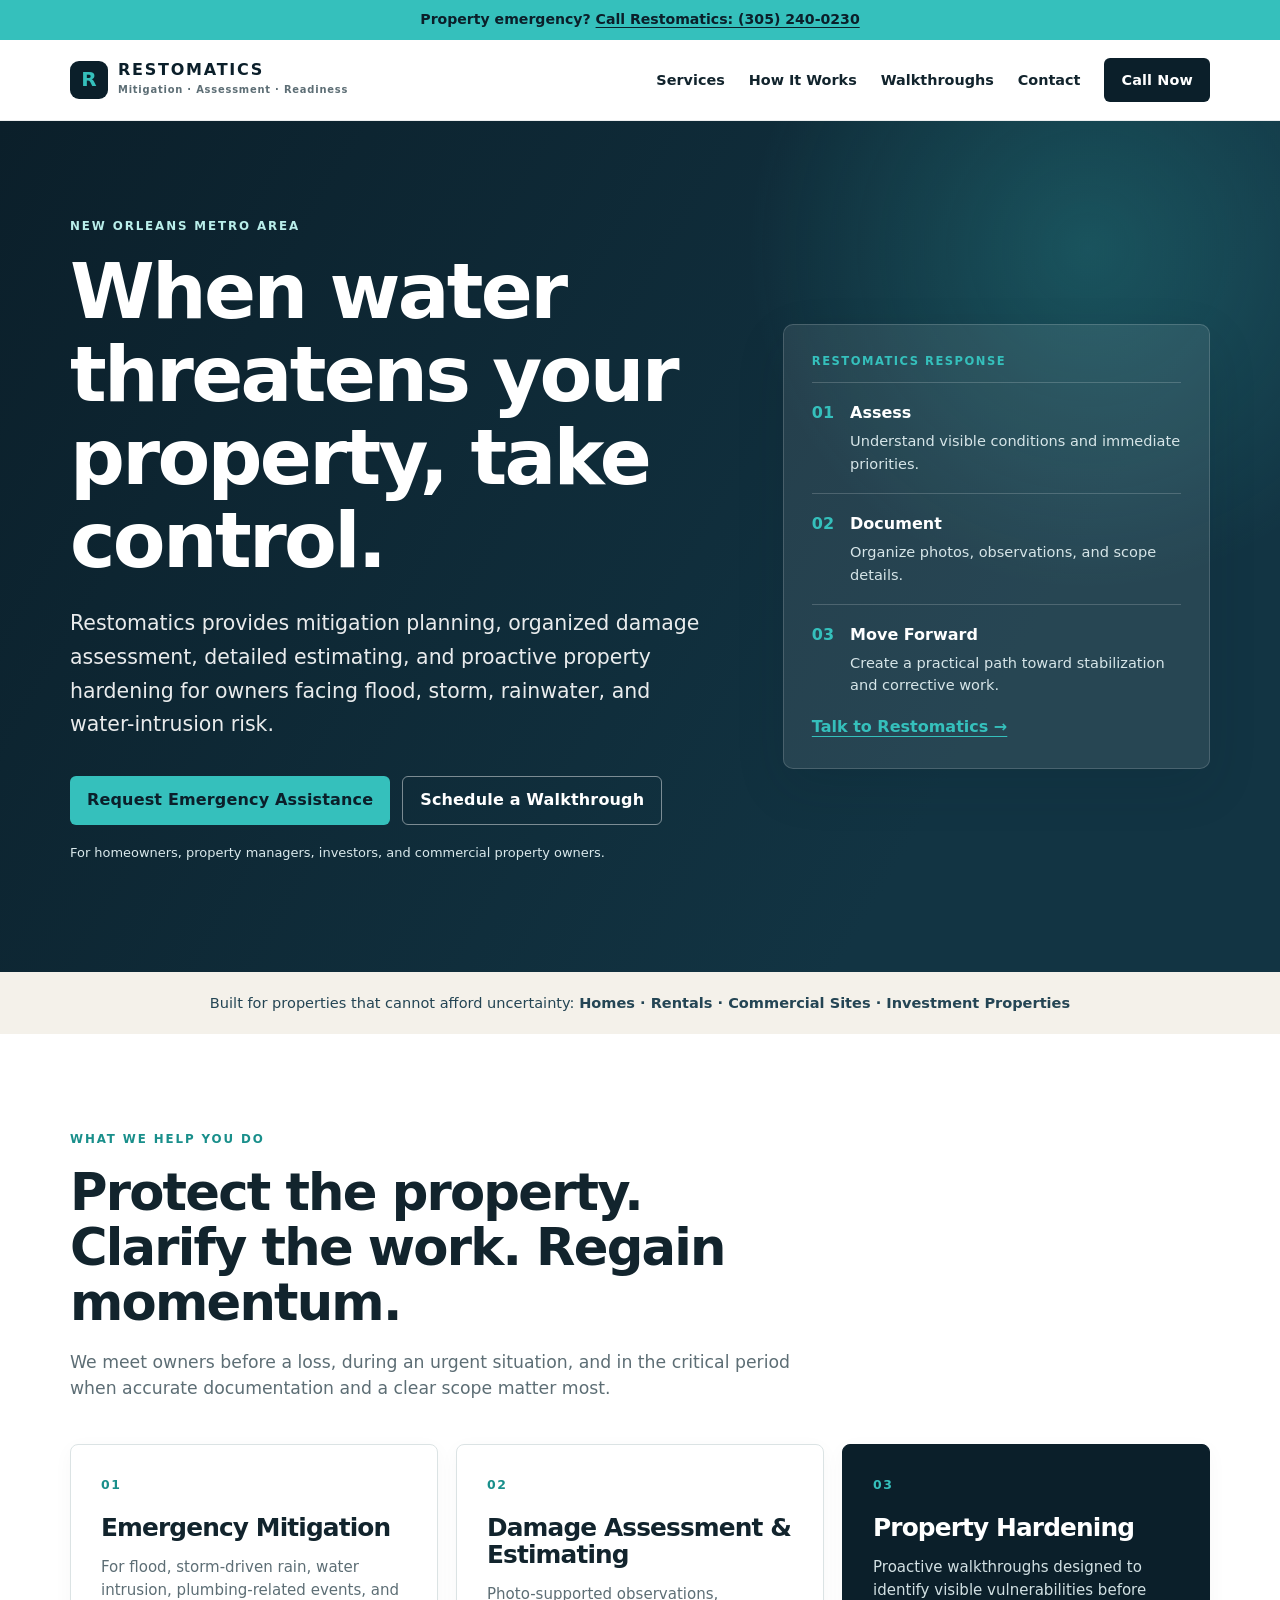
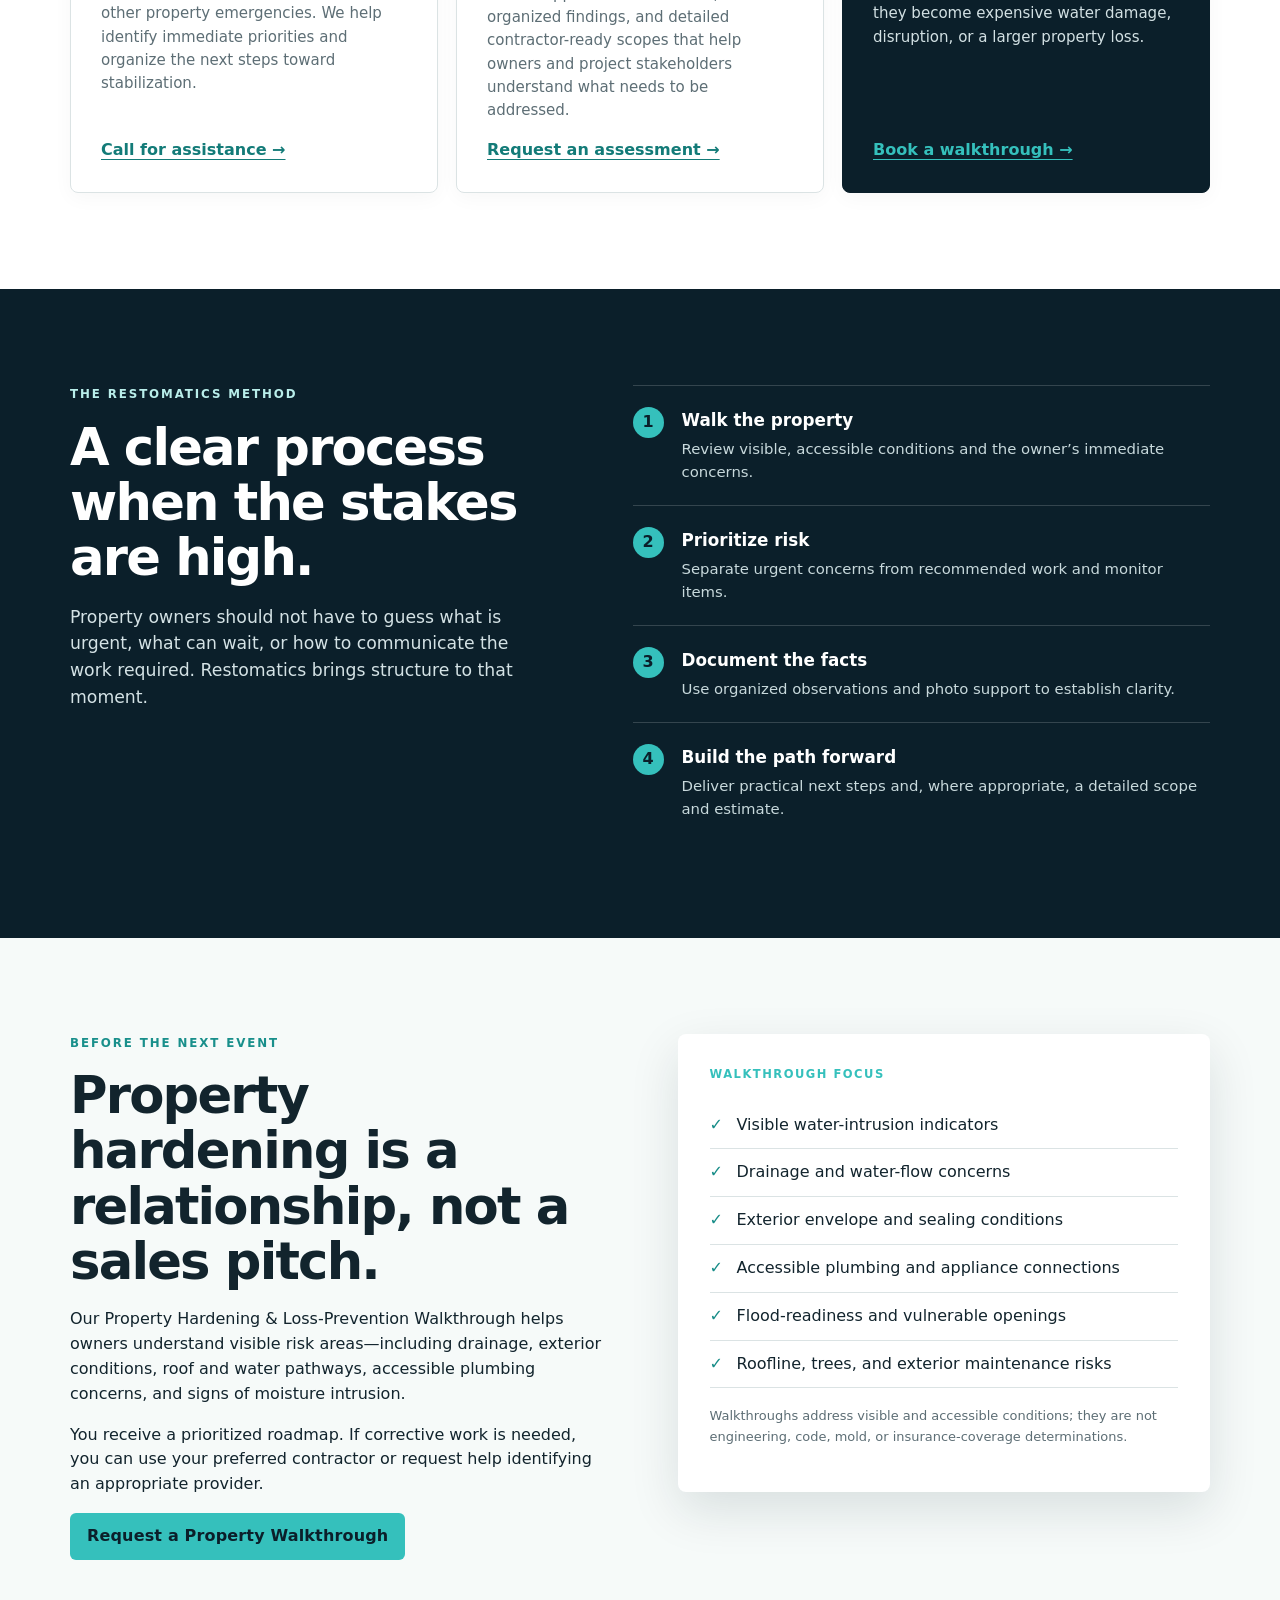
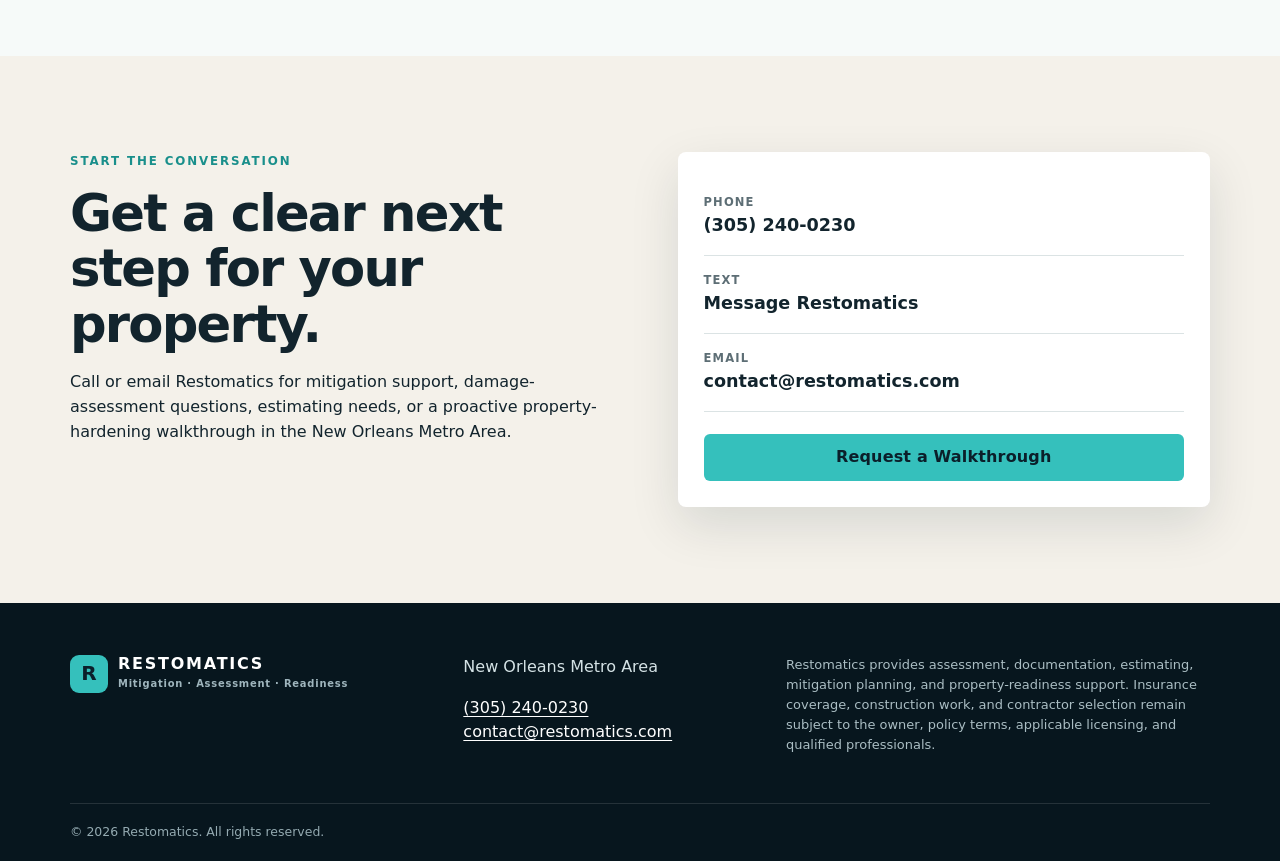
<file: index.html>
<!doctype html>
<html lang="en">
<head>
  <meta charset="utf-8">
  <meta name="viewport" content="width=device-width, initial-scale=1">
  <meta name="description" content="Restomatics provides flood, storm, and water-event mitigation, damage assessment, estimating, and property hardening walkthroughs in the New Orleans Metro Area.">
  <meta name="theme-color" content="#0b1f2a">
  <meta property="og:title" content="Restomatics | Mitigation. Assessment. Readiness.">
  <meta property="og:description" content="Flood and water-event mitigation, damage assessment, estimating, and property hardening for the New Orleans Metro Area.">
  <meta property="og:type" content="website">
  <link rel="canonical" href="https://restomatics.com/">
  <link rel="stylesheet" href="styles.css">
  <title>Restomatics | Mitigation. Assessment. Readiness.</title>
  <script type="application/ld+json">
  {"@context":"https://schema.org","@type":"ProfessionalService","name":"Restomatics","url":"https://restomatics.com/","telephone":"+13052400230","email":"contact@restomatics.com","areaServed":"New Orleans Metro Area","description":"Flood, storm, and water-event mitigation, damage assessment, estimating, and property hardening walkthroughs."}
  </script>
</head>
<body>
  <a class="skip-link" href="#main">Skip to content</a>
  <div class="notice-bar">Property emergency? <a href="tel:+13052400230">Call Restomatics: (305) 240-0230</a></div>
  <header class="site-header" id="top">
    <div class="container nav-wrap">
      <a class="brand" href="index.html" aria-label="Restomatics home"><span class="brand-mark">R</span><span><strong>RESTOMATICS</strong><small>Mitigation · Assessment · Readiness</small></span></a>
      <button class="menu-button" type="button" aria-expanded="false" aria-controls="site-nav">Menu</button>
      <nav id="site-nav" class="site-nav" aria-label="Main navigation"><a href="#services">Services</a><a href="#process">How It Works</a><a href="walkthrough.html">Walkthroughs</a><a href="#contact">Contact</a><a class="nav-cta" href="tel:+13052400230">Call Now</a></nav>
    </div>
  </header>
  <main id="main">
    <section class="hero"><div class="container hero-grid"><div class="hero-copy"><p class="eyebrow">NEW ORLEANS METRO AREA</p><h1>When water threatens your property, take control.</h1><p class="lead">Restomatics provides mitigation planning, organized damage assessment, detailed estimating, and proactive property hardening for owners facing flood, storm, rainwater, and water-intrusion risk.</p><div class="hero-actions"><a class="button button-primary" href="tel:+13052400230">Request Emergency Assistance</a><a class="button button-secondary" href="walkthrough.html">Schedule a Walkthrough</a></div><p class="microcopy">For homeowners, property managers, investors, and commercial property owners.</p></div><aside class="hero-card" aria-label="Restomatics response pathways"><p class="card-kicker">RESTOMATICS RESPONSE</p><div class="response-item"><span>01</span><div><strong>Assess</strong><p>Understand visible conditions and immediate priorities.</p></div></div><div class="response-item"><span>02</span><div><strong>Document</strong><p>Organize photos, observations, and scope details.</p></div></div><div class="response-item"><span>03</span><div><strong>Move Forward</strong><p>Create a practical path toward stabilization and corrective work.</p></div></div><a class="text-link" href="#contact">Talk to Restomatics →</a></aside></div></section>
    <section class="trust-strip"><div class="container"><p>Built for properties that cannot afford uncertainty: <strong>Homes · Rentals · Commercial Sites · Investment Properties</strong></p></div></section>
    <section class="section" id="services"><div class="container"><div class="section-heading"><p class="eyebrow">WHAT WE HELP YOU DO</p><h2>Protect the property. Clarify the work. Regain momentum.</h2><p>We meet owners before a loss, during an urgent situation, and in the critical period when accurate documentation and a clear scope matter most.</p></div><div class="service-grid"><article class="service-card"><p class="number">01</p><h3>Emergency Mitigation</h3><p>For flood, storm-driven rain, water intrusion, plumbing-related events, and other property emergencies. We help identify immediate priorities and organize the next steps toward stabilization.</p><a href="tel:+13052400230">Call for assistance →</a></article><article class="service-card"><p class="number">02</p><h3>Damage Assessment & Estimating</h3><p>Photo-supported observations, organized findings, and detailed contractor-ready scopes that help owners and project stakeholders understand what needs to be addressed.</p><a href="#contact">Request an assessment →</a></article><article class="service-card accent-card"><p class="number">03</p><h3>Property Hardening</h3><p>Proactive walkthroughs designed to identify visible vulnerabilities before they become expensive water damage, disruption, or a larger property loss.</p><a href="walkthrough.html">Book a walkthrough →</a></article></div></div></section>
    <section class="section section-dark" id="process"><div class="container process-layout"><div><p class="eyebrow">THE RESTOMATICS METHOD</p><h2>A clear process when the stakes are high.</h2><p>Property owners should not have to guess what is urgent, what can wait, or how to communicate the work required. Restomatics brings structure to that moment.</p></div><ol class="process-list"><li><span>1</span><div><strong>Walk the property</strong><p>Review visible, accessible conditions and the owner’s immediate concerns.</p></div></li><li><span>2</span><div><strong>Prioritize risk</strong><p>Separate urgent concerns from recommended work and monitor items.</p></div></li><li><span>3</span><div><strong>Document the facts</strong><p>Use organized observations and photo support to establish clarity.</p></div></li><li><span>4</span><div><strong>Build the path forward</strong><p>Deliver practical next steps and, where appropriate, a detailed scope and estimate.</p></div></li></ol></div></section>
    <section class="section prevention-section"><div class="container split-grid"><div><p class="eyebrow">BEFORE THE NEXT EVENT</p><h2>Property hardening is a relationship, not a sales pitch.</h2><p>Our Property Hardening & Loss-Prevention Walkthrough helps owners understand visible risk areas—including drainage, exterior conditions, roof and water pathways, accessible plumbing concerns, and signs of moisture intrusion.</p><p>You receive a prioritized roadmap. If corrective work is needed, you can use your preferred contractor or request help identifying an appropriate provider.</p><a class="button button-primary" href="walkthrough.html">Request a Property Walkthrough</a></div><div class="check-panel"><p class="card-kicker">WALKTHROUGH FOCUS</p><ul><li>Visible water-intrusion indicators</li><li>Drainage and water-flow concerns</li><li>Exterior envelope and sealing conditions</li><li>Accessible plumbing and appliance connections</li><li>Flood-readiness and vulnerable openings</li><li>Roofline, trees, and exterior maintenance risks</li></ul><p class="fine-print">Walkthroughs address visible and accessible conditions; they are not engineering, code, mold, or insurance-coverage determinations.</p></div></div></section>
    <section class="section contact-section" id="contact"><div class="container contact-grid"><div><p class="eyebrow">START THE CONVERSATION</p><h2>Get a clear next step for your property.</h2><p>Call or email Restomatics for mitigation support, damage-assessment questions, estimating needs, or a proactive property-hardening walkthrough in the New Orleans Metro Area.</p></div><div class="contact-card"><a class="contact-line" href="tel:+13052400230"><span>Phone</span><strong>(305) 240-0230</strong></a><a class="contact-line" href="sms:+13052400230"><span>Text</span><strong>Message Restomatics</strong></a><a class="contact-line" href="mailto:contact@restomatics.com"><span>Email</span><strong>contact@restomatics.com</strong></a><a class="button button-primary full-button" href="walkthrough.html">Request a Walkthrough</a></div></div></section>
  </main>
  <footer class="site-footer"><div class="container footer-grid"><div><a class="brand footer-brand" href="#top"><span class="brand-mark">R</span><span><strong>RESTOMATICS</strong><small>Mitigation · Assessment · Readiness</small></span></a></div><div><p>New Orleans Metro Area</p><p><a href="tel:+13052400230">(305) 240-0230</a><br><a href="mailto:contact@restomatics.com">contact@restomatics.com</a></p></div><div><p class="fine-print">Restomatics provides assessment, documentation, estimating, mitigation planning, and property-readiness support. Insurance coverage, construction work, and contractor selection remain subject to the owner, policy terms, applicable licensing, and qualified professionals.</p></div></div><div class="container copyright">© <span id="year"></span> Restomatics. All rights reserved.</div></footer>
  <script src="script.js"></script>
</body>
</html>
</file>
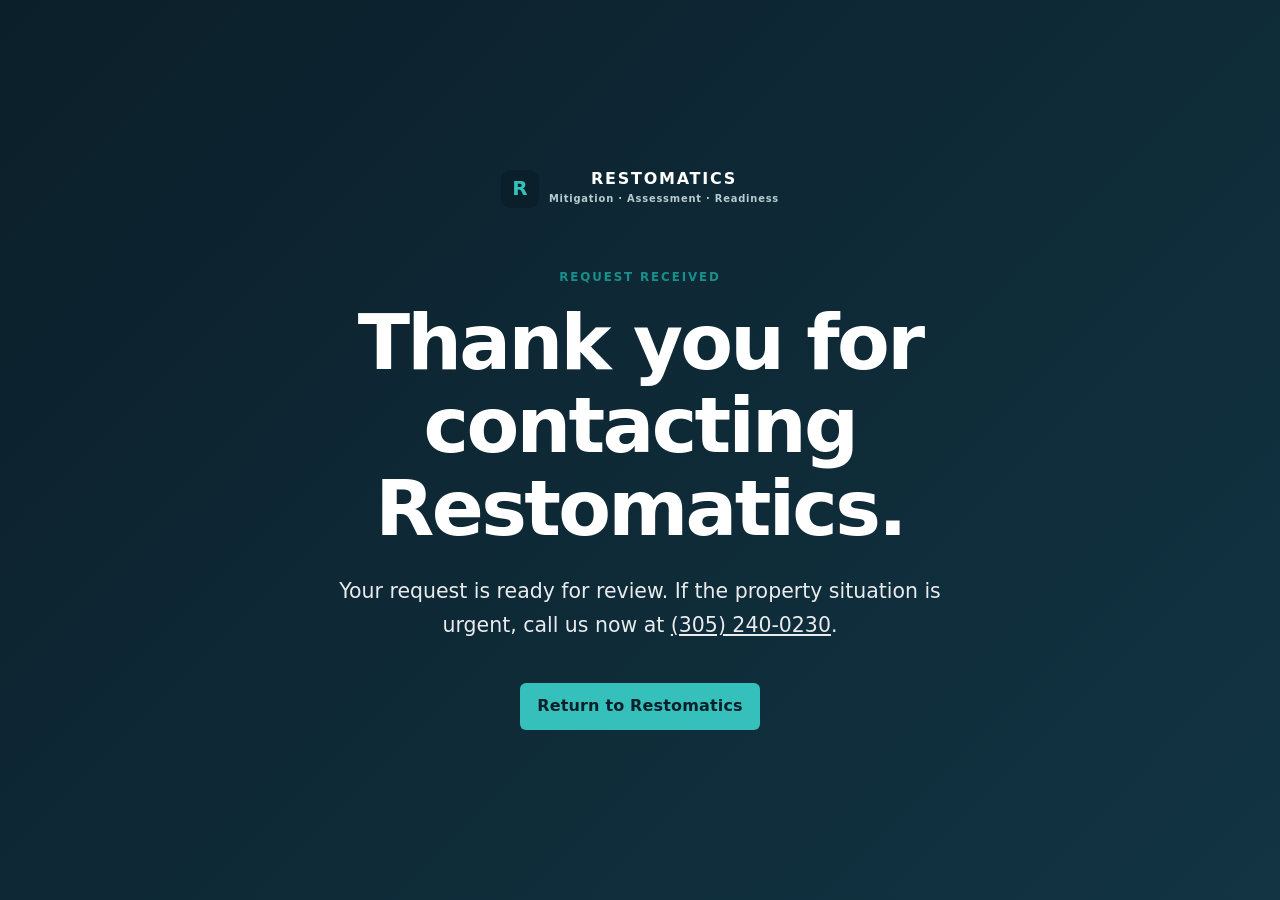
<file: thank-you.html>
<!doctype html>
<html lang="en">
<head><meta charset="utf-8"><meta name="viewport" content="width=device-width, initial-scale=1"><meta name="description" content="Thank you for contacting Restomatics."><meta name="theme-color" content="#0b1f2a"><link rel="stylesheet" href="styles.css"><title>Thank You | Restomatics</title></head>
<body><main class="thank-you-page"><div class="container narrow centered"><a class="brand brand-centered" href="index.html"><span class="brand-mark">R</span><span><strong>RESTOMATICS</strong><small>Mitigation · Assessment · Readiness</small></span></a><p class="eyebrow">REQUEST RECEIVED</p><h1>Thank you for contacting Restomatics.</h1><p class="lead">Your request is ready for review. If the property situation is urgent, call us now at <a href="tel:+13052400230">(305) 240-0230</a>.</p><a class="button button-primary" href="index.html">Return to Restomatics</a></div></main></body>
</html>
</file>
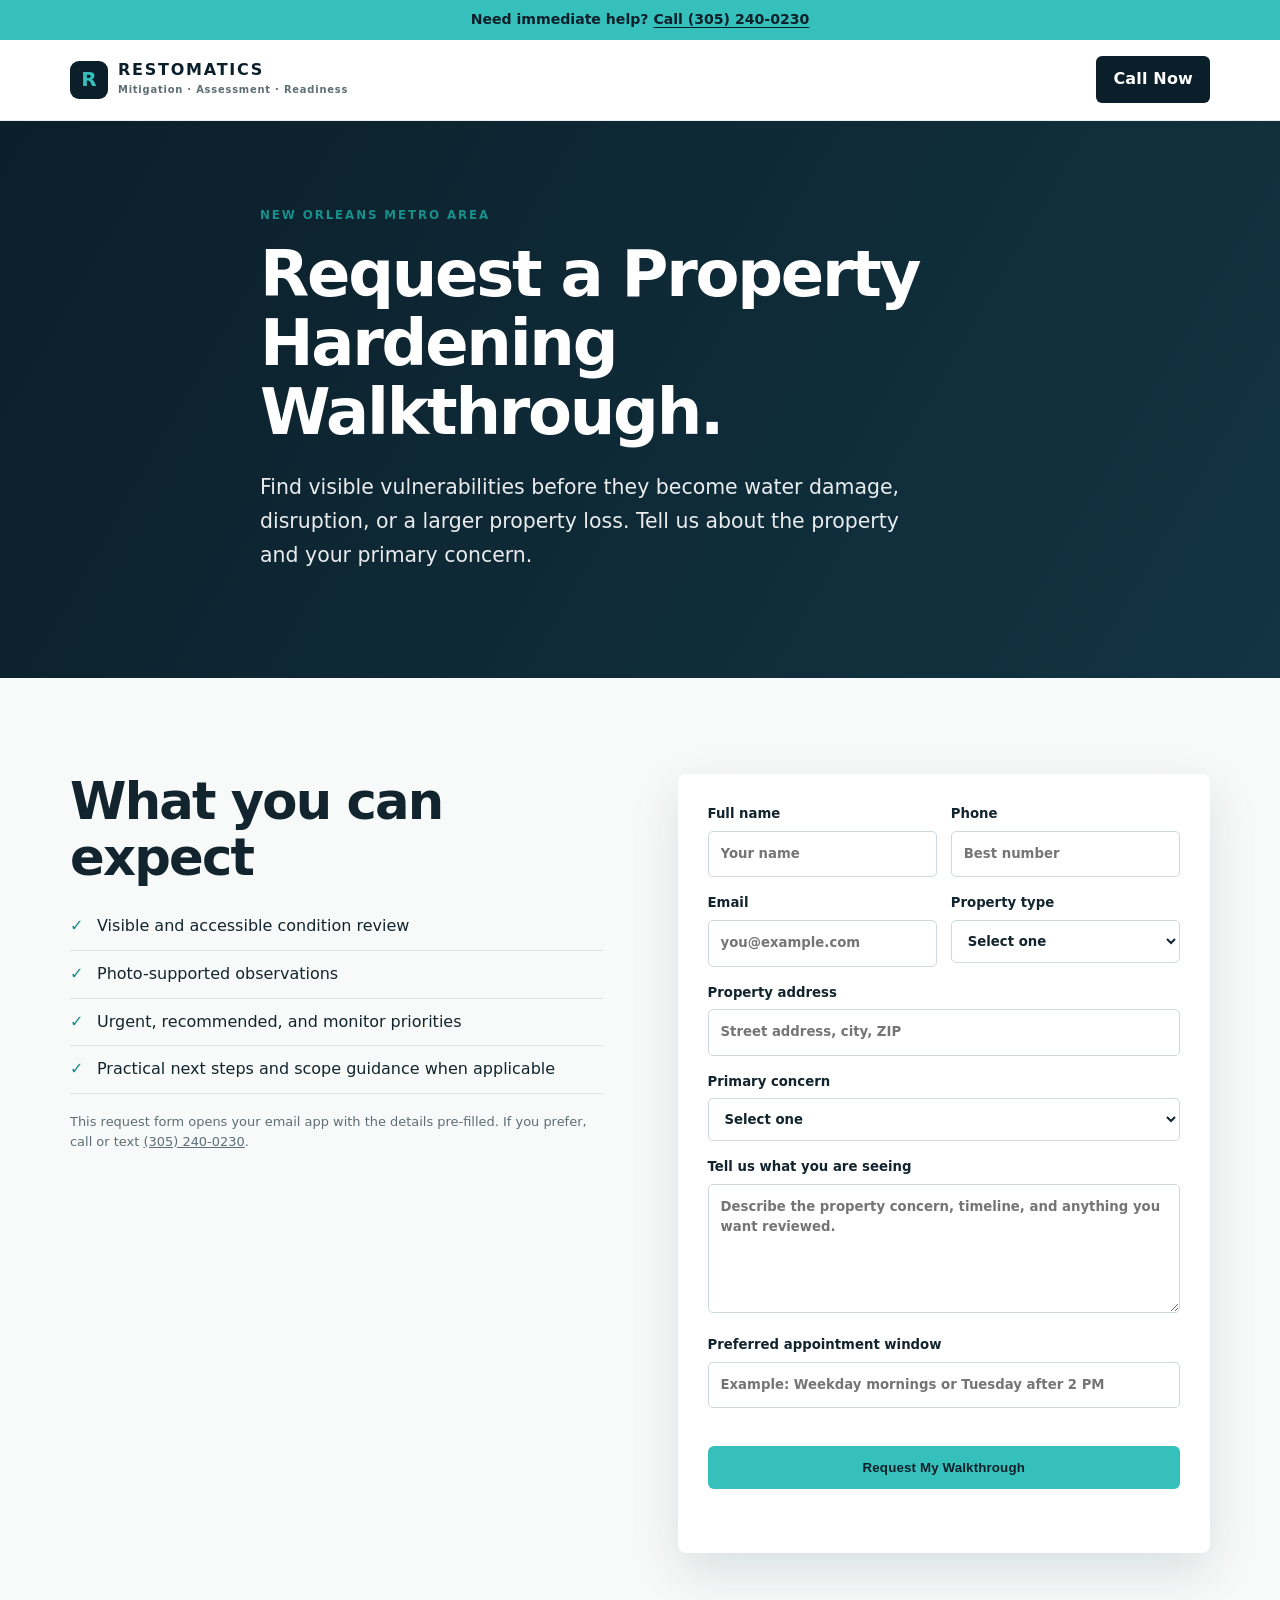
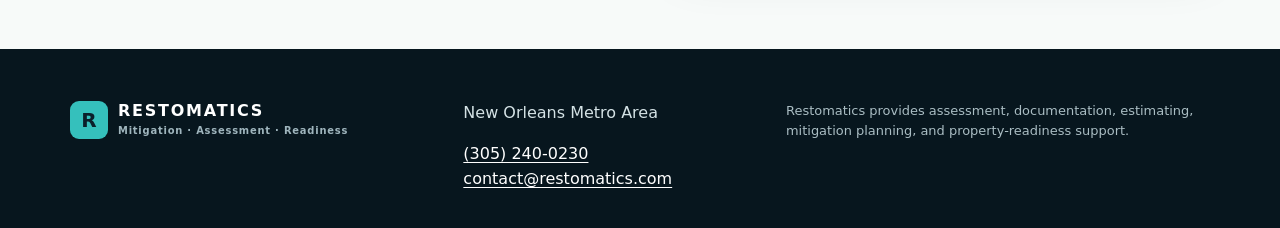
<file: walkthrough.html>
<!doctype html>
<html lang="en">
<head>
  <meta charset="utf-8">
  <meta name="viewport" content="width=device-width, initial-scale=1">
  <meta name="description" content="Request a Restomatics Property Hardening & Loss-Prevention Walkthrough in the New Orleans Metro Area.">
  <meta name="theme-color" content="#0b1f2a">
  <link rel="canonical" href="https://restomatics.com/walkthrough.html">
  <link rel="stylesheet" href="styles.css">
  <title>Request a Property Walkthrough | Restomatics</title>
</head>
<body>
  <div class="notice-bar">Need immediate help? <a href="tel:+13052400230">Call (305) 240-0230</a></div>
  <header class="site-header"><div class="container nav-wrap"><a class="brand" href="index.html" aria-label="Restomatics home"><span class="brand-mark">R</span><span><strong>RESTOMATICS</strong><small>Mitigation · Assessment · Readiness</small></span></a><a class="nav-cta" href="tel:+13052400230">Call Now</a></div></header>
  <main><section class="walkthrough-hero"><div class="container narrow"><p class="eyebrow">NEW ORLEANS METRO AREA</p><h1>Request a Property Hardening Walkthrough.</h1><p class="lead">Find visible vulnerabilities before they become water damage, disruption, or a larger property loss. Tell us about the property and your primary concern.</p></div></section><section class="section form-section"><div class="container form-layout"><div class="form-intro"><h2>What you can expect</h2><ul class="plain-list"><li>Visible and accessible condition review</li><li>Photo-supported observations</li><li>Urgent, recommended, and monitor priorities</li><li>Practical next steps and scope guidance when applicable</li></ul><p class="fine-print">This request form opens your email app with the details pre-filled. If you prefer, call or text <a href="tel:+13052400230">(305) 240-0230</a>.</p></div><form id="walkthrough-form" class="lead-form" novalidate><div class="form-row"><label>Full name<input required name="name" autocomplete="name" placeholder="Your name"></label><label>Phone<input required name="phone" type="tel" autocomplete="tel" placeholder="Best number"></label></div><div class="form-row"><label>Email<input required name="email" type="email" autocomplete="email" placeholder="you@example.com"></label><label>Property type<select required name="property_type"><option value="">Select one</option><option>Home</option><option>Rental property</option><option>Commercial property</option><option>Multifamily property</option><option>Investment property</option><option>Other</option></select></label></div><label>Property address<input required name="address" autocomplete="street-address" placeholder="Street address, city, ZIP"></label><label>Primary concern<select required name="concern"><option value="">Select one</option><option>Flood or storm readiness</option><option>Water intrusion concern</option><option>Drainage concern</option><option>Roof or exterior condition</option><option>Plumbing or appliance concern</option><option>Pre-purchase / investment review</option><option>Other</option></select></label><label>Tell us what you are seeing<textarea name="details" rows="5" placeholder="Describe the property concern, timeline, and anything you want reviewed."></textarea></label><label>Preferred appointment window<input name="availability" placeholder="Example: Weekday mornings or Tuesday after 2 PM"></label><button class="button button-primary full-button" type="submit">Request My Walkthrough</button><p class="form-status" id="form-status" role="status"></p></form></div></section></main>
  <footer class="site-footer"><div class="container footer-grid"><div><a class="brand footer-brand" href="index.html"><span class="brand-mark">R</span><span><strong>RESTOMATICS</strong><small>Mitigation · Assessment · Readiness</small></span></a></div><div><p>New Orleans Metro Area</p><p><a href="tel:+13052400230">(305) 240-0230</a><br><a href="mailto:contact@restomatics.com">contact@restomatics.com</a></p></div><div><p class="fine-print">Restomatics provides assessment, documentation, estimating, mitigation planning, and property-readiness support.</p></div></div></footer>
  <script src="script.js"></script>
</body>
</html>
</file>
<file: styles.css>
:root{--navy:#0b1f2a;--slate:#244554;--aqua:#35c0bc;--aqua-light:#b9eeea;--sand:#f4f1ea;--white:#fff;--ink:#12242d;--muted:#5d6e75;--line:#dbe3e4;--shadow:0 18px 50px rgba(11,31,42,.12)}*{box-sizing:border-box}html{scroll-behavior:smooth}body{margin:0;font-family:Inter,ui-sans-serif,system-ui,-apple-system,BlinkMacSystemFont,"Segoe UI",sans-serif;color:var(--ink);background:var(--white);line-height:1.55}a{color:inherit}h1,h2,h3,p{margin-top:0}h1,h2,h3{line-height:1.08;letter-spacing:-.035em}.container{width:min(1140px,calc(100% - 40px));margin:0 auto}.narrow{width:min(760px,calc(100% - 40px))}.notice-bar{background:var(--aqua);color:var(--navy);font-weight:800;font-size:.88rem;text-align:center;padding:9px 20px}.notice-bar a{text-underline-offset:3px}.site-header{background:rgba(255,255,255,.96);border-bottom:1px solid rgba(11,31,42,.08);position:sticky;top:0;z-index:10;backdrop-filter:blur(12px)}.nav-wrap{min-height:80px;display:flex;align-items:center;justify-content:space-between;gap:28px}.brand{display:inline-flex;align-items:center;gap:10px;text-decoration:none;color:var(--navy)}.brand-mark{width:38px;height:38px;border-radius:9px;display:grid;place-items:center;background:var(--navy);color:var(--aqua);font-weight:900;font-size:1.25rem}.brand strong{display:block;font-size:1rem;letter-spacing:.11em;line-height:1}.brand small{display:block;margin-top:4px;color:var(--muted);font-size:.62rem;letter-spacing:.08em;font-weight:700}.site-nav{display:flex;align-items:center;gap:24px;font-size:.9rem;font-weight:700}.site-nav a{text-decoration:none}.site-nav>a:not(.nav-cta):hover{color:#137b78}.nav-cta,.button{display:inline-flex;justify-content:center;align-items:center;min-height:43px;padding:11px 17px;border-radius:6px;text-decoration:none;font-weight:850;letter-spacing:.01em;transition:transform .2s ease,background .2s ease}.nav-cta{background:var(--navy);color:var(--white)}.button:hover,.nav-cta:hover{transform:translateY(-2px)}.menu-button{display:none;background:transparent;border:1px solid var(--line);padding:9px 12px;border-radius:5px;font:inherit;font-weight:800}.hero{background:radial-gradient(circle at 85% 15%,rgba(53,192,188,.24),transparent 26%),linear-gradient(120deg,#0b1f2a,#123443 75%);color:var(--white);padding:96px 0}.hero-grid{display:grid;grid-template-columns:1.2fr .8fr;gap:72px;align-items:center}.eyebrow{color:#198f8b;font-weight:900;font-size:.74rem;letter-spacing:.16em;margin-bottom:16px}.hero .eyebrow,.section-dark .eyebrow{color:var(--aqua-light)}h1{font-size:clamp(2.7rem,6vw,5.25rem);max-width:830px;margin-bottom:24px}.lead{font-size:clamp(1.08rem,2vw,1.28rem);line-height:1.65;max-width:680px;color:inherit;opacity:.91}.hero-actions{display:flex;flex-wrap:wrap;gap:12px;margin:34px 0 18px}.button-primary{background:var(--aqua);color:var(--navy)}.button-secondary{border:1px solid rgba(255,255,255,.45);color:var(--white)}.microcopy,.fine-print{font-size:.81rem;color:var(--muted)}.hero .microcopy{color:#d9e8eb}.hero-card{background:rgba(255,255,255,.09);border:1px solid rgba(255,255,255,.16);box-shadow:var(--shadow);border-radius:10px;padding:28px}.card-kicker{font-weight:900;font-size:.72rem;letter-spacing:.13em;color:var(--aqua)}.response-item{display:flex;gap:16px;padding:18px 0;border-top:1px solid rgba(255,255,255,.18)}.response-item span{color:var(--aqua);font-weight:900}.response-item strong{display:block}.response-item p{font-size:.91rem;color:#d6e5e8;margin:4px 0 0}.text-link{color:var(--aqua);font-weight:800;text-underline-offset:4px}.trust-strip{background:var(--sand);padding:20px 0;text-align:center;color:var(--slate);font-size:.91rem}.trust-strip p{margin:0}.section{padding:96px 0}.section-heading{max-width:740px;margin-bottom:42px}.section-heading h2,.split-grid h2,.contact-grid h2,.process-layout h2,.form-intro h2{font-size:clamp(2rem,4vw,3.5rem);margin-bottom:18px}.section-heading>p:last-child{color:var(--muted);font-size:1.08rem}.service-grid{display:grid;grid-template-columns:repeat(3,1fr);gap:18px}.service-card{border:1px solid var(--line);border-radius:8px;padding:30px;min-height:330px;display:flex;flex-direction:column;align-items:flex-start;box-shadow:0 5px 20px rgba(11,31,42,.035)}.service-card .number{font-size:.78rem;letter-spacing:.13em;font-weight:900;color:#198f8b}.service-card h3{font-size:1.55rem;margin:8px 0 14px}.service-card p:not(.number){color:var(--muted);font-size:.94rem}.service-card a{margin-top:auto;font-weight:900;color:#137b78;text-underline-offset:4px}.accent-card{background:var(--navy);color:var(--white);border-color:var(--navy)}.accent-card .number{color:var(--aqua)}.accent-card p:not(.number){color:#d2e0e3}.accent-card a{color:var(--aqua)}.section-dark{background:var(--navy);color:var(--white)}.process-layout{display:grid;grid-template-columns:.9fr 1.1fr;gap:90px}.process-layout>div>p:not(.eyebrow){color:#d4e2e5;font-size:1.08rem}.process-list{list-style:none;margin:0;padding:0}.process-list li{display:flex;gap:18px;padding:21px 0;border-top:1px solid rgba(255,255,255,.17)}.process-list span{display:grid;place-items:center;flex:0 0 31px;height:31px;border-radius:50%;background:var(--aqua);color:var(--navy);font-weight:900}.process-list strong{font-size:1.05rem}.process-list p{margin:4px 0 0;color:#c8d9dc;font-size:.93rem}.split-grid,.contact-grid,.form-layout{display:grid;grid-template-columns:1fr 1fr;gap:75px;align-items:start}.prevention-section{background:#f6faf9}.check-panel{background:var(--white);border-radius:8px;padding:32px;box-shadow:var(--shadow)}.check-panel ul,.plain-list{padding:0;list-style:none;margin:18px 0}.check-panel li,.plain-list li{padding:11px 0 11px 27px;border-bottom:1px solid var(--line);position:relative}.check-panel li:before,.plain-list li:before{content:"✓";position:absolute;left:0;color:#168c87;font-weight:900}.contact-section{background:var(--sand)}.contact-card{background:var(--white);box-shadow:var(--shadow);padding:26px;border-radius:8px}.contact-line{display:block;text-decoration:none;padding:16px 0;border-bottom:1px solid var(--line)}.contact-line span{display:block;font-size:.72rem;letter-spacing:.1em;text-transform:uppercase;color:var(--muted);font-weight:900}.contact-line strong{font-size:1.1rem}.full-button{width:100%;border:0;cursor:pointer;margin-top:22px}.site-footer{background:#07161e;color:#d4e2e5;padding:52px 0 20px}.footer-grid{display:grid;grid-template-columns:1fr .8fr 1.2fr;gap:40px}.site-footer a{color:var(--white);text-underline-offset:3px}.footer-brand{color:var(--white)}.footer-brand .brand-mark{background:var(--aqua);color:var(--navy)}.footer-brand small{color:#9fb5bd}.site-footer .fine-print{color:#aabdc3}.copyright{border-top:1px solid rgba(255,255,255,.12);margin-top:35px;padding-top:18px;font-size:.78rem;color:#94aab1}.walkthrough-hero{background:linear-gradient(120deg,#0b1f2a,#123443);color:var(--white);padding:85px 0}.walkthrough-hero h1{font-size:clamp(2.5rem,5vw,4.6rem)}.form-section{background:#f7faf9}.form-intro{position:sticky;top:110px}.lead-form{background:var(--white);box-shadow:var(--shadow);border-radius:8px;padding:30px}.lead-form label{display:block;font-size:.83rem;font-weight:850;margin-bottom:16px}.lead-form input,.lead-form select,.lead-form textarea{width:100%;font:inherit;color:var(--ink);background:#fff;border:1px solid #cdd9dc;border-radius:5px;padding:12px;margin-top:6px}.lead-form input:focus,.lead-form select:focus,.lead-form textarea:focus{outline:3px solid rgba(53,192,188,.25);border-color:#198f8b}.form-row{display:grid;grid-template-columns:1fr 1fr;gap:14px}.form-status{min-height:20px;margin:14px 0 0;color:#137b78;font-weight:700;font-size:.88rem}.thank-you-page{min-height:100vh;display:grid;place-items:center;background:linear-gradient(135deg,#0b1f2a,#123443);color:var(--white);text-align:center;padding:45px 0}.centered{display:flex;flex-direction:column;align-items:center}.brand-centered{color:var(--white);margin-bottom:60px}.brand-centered small{color:#b7cbd0}.thank-you-page .lead{max-width:650px}.thank-you-page .button{margin-top:20px}.skip-link{position:absolute;left:-999px;top:auto}.skip-link:focus{left:10px;top:10px;z-index:100;background:var(--white);color:var(--navy);padding:10px}@media(max-width:820px){.menu-button{display:block}.site-nav{display:none;position:absolute;top:80px;left:0;right:0;background:var(--white);padding:20px;box-shadow:var(--shadow);flex-direction:column;align-items:stretch}.site-nav.open{display:flex}.site-nav .nav-cta{text-align:center}.hero{padding:70px 0}.hero-grid,.process-layout,.split-grid,.contact-grid,.form-layout{grid-template-columns:1fr;gap:38px}.service-grid{grid-template-columns:1fr}.service-card{min-height:0}.form-intro{position:static}.footer-grid{grid-template-columns:1fr;gap:25px}.section{padding:68px 0}}@media(max-width:540px){.container,.narrow{width:min(100% - 30px,1140px)}.nav-wrap{min-height:70px}.brand-mark{width:34px;height:34px}.brand strong{font-size:.88rem}.brand small{font-size:.55rem}.hero-actions{flex-direction:column}.button{width:100%}.hero-card{padding:22px}.form-row{grid-template-columns:1fr}.lead-form{padding:21px}.notice-bar{font-size:.78rem}.section-heading h2,.split-grid h2,.contact-grid h2,.process-layout h2,.form-intro h2{font-size:2rem}}
</file>
